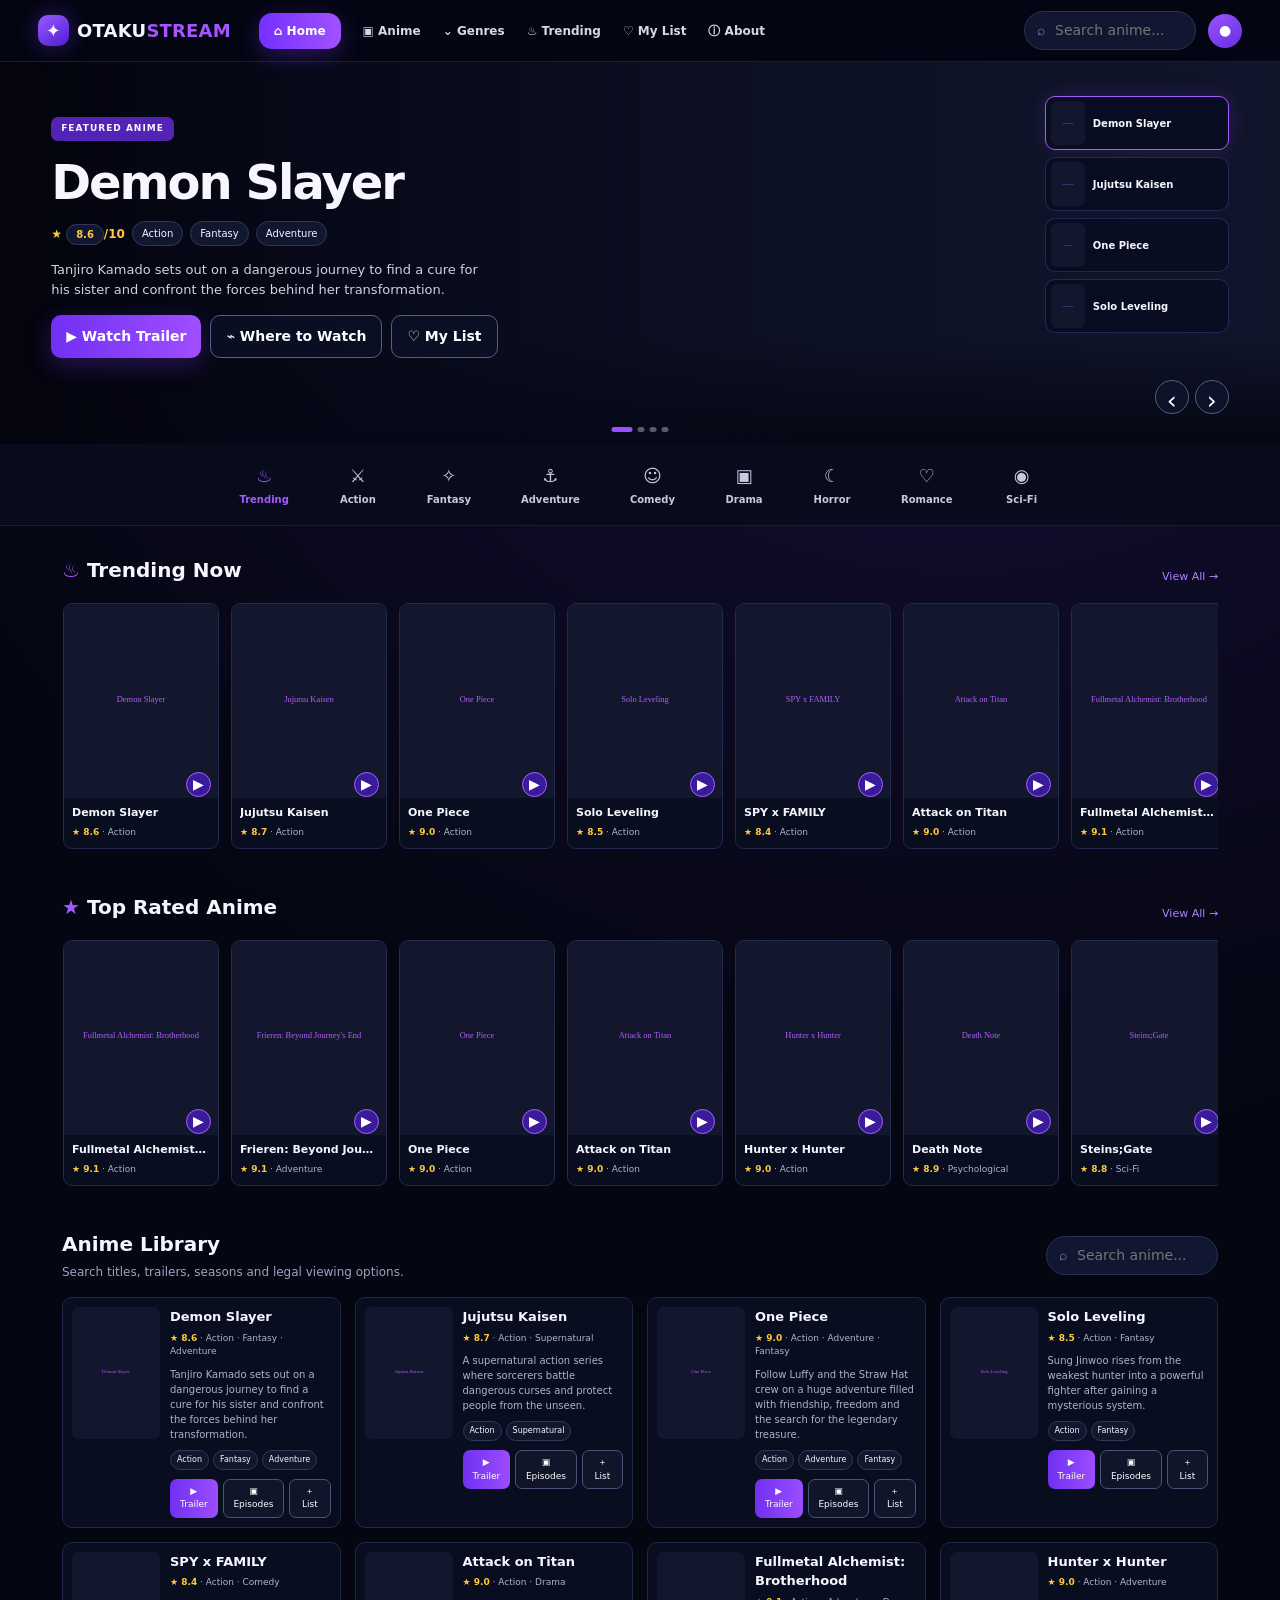
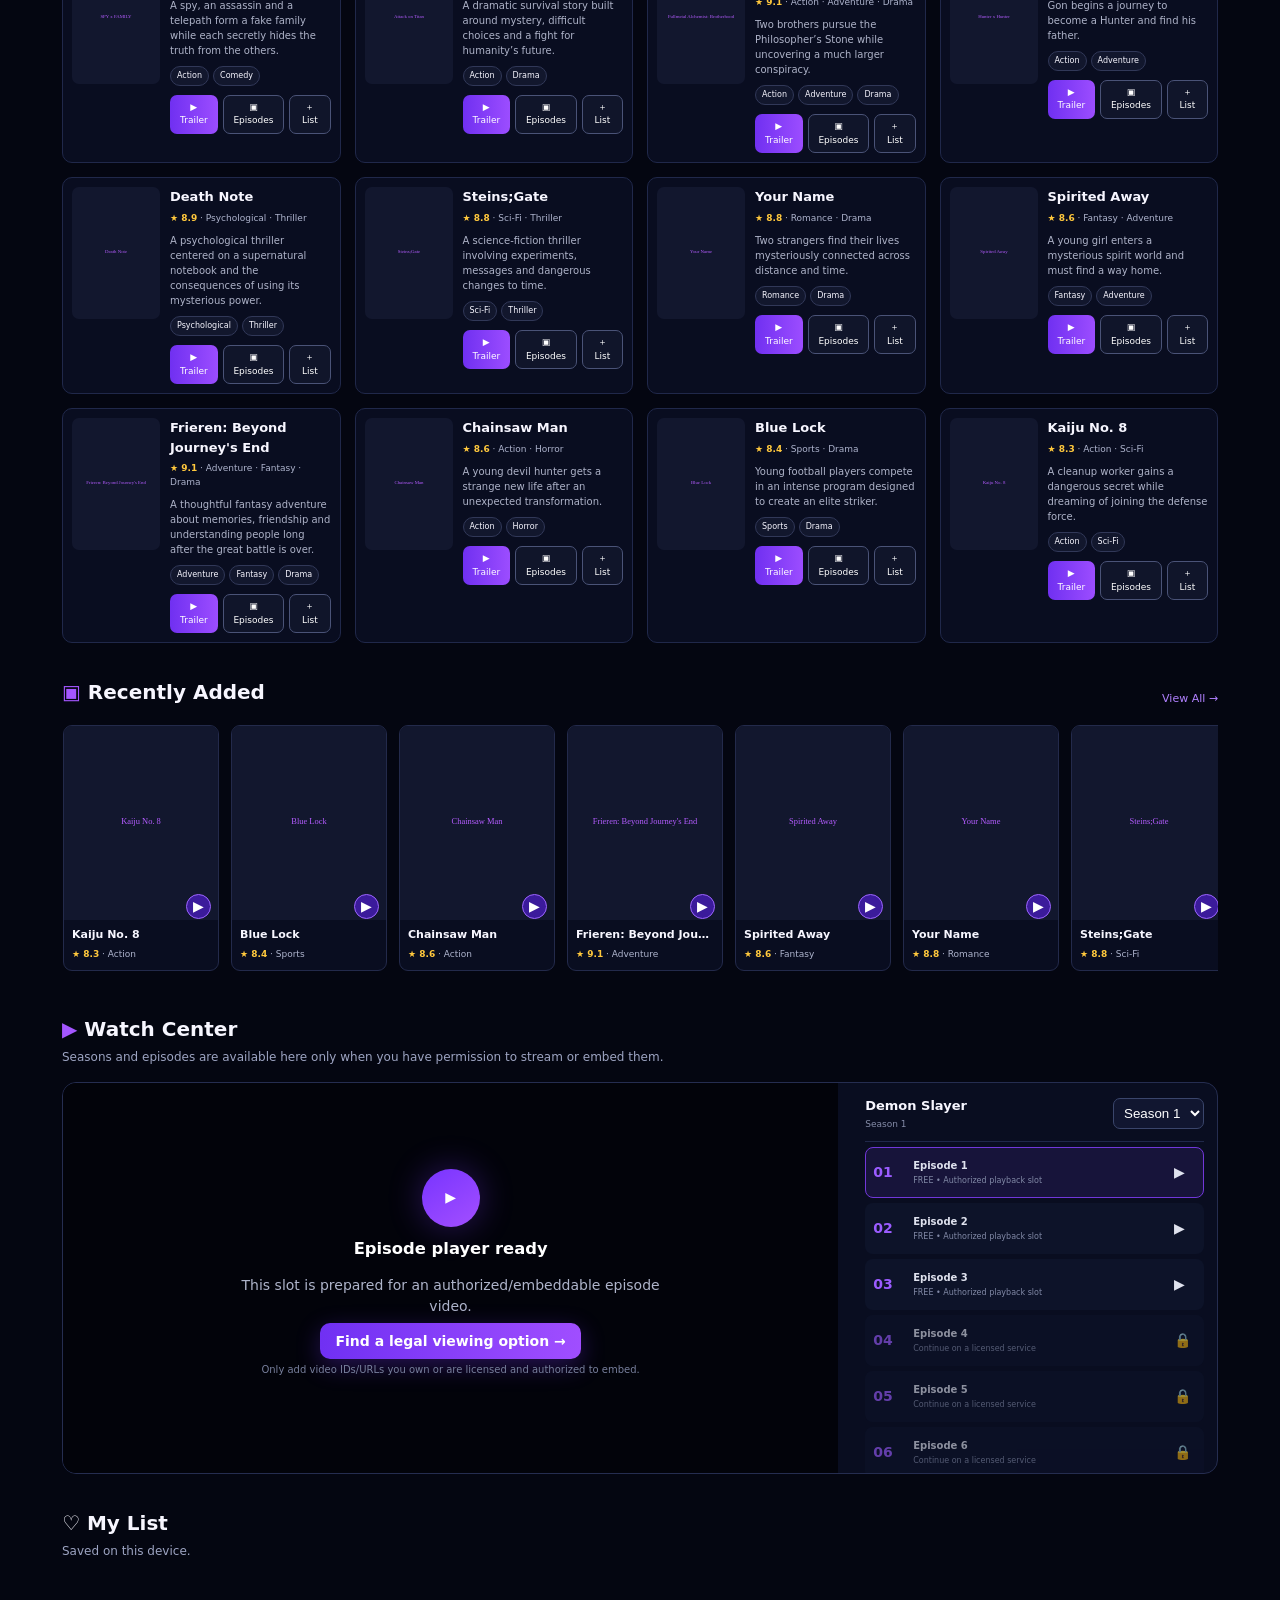
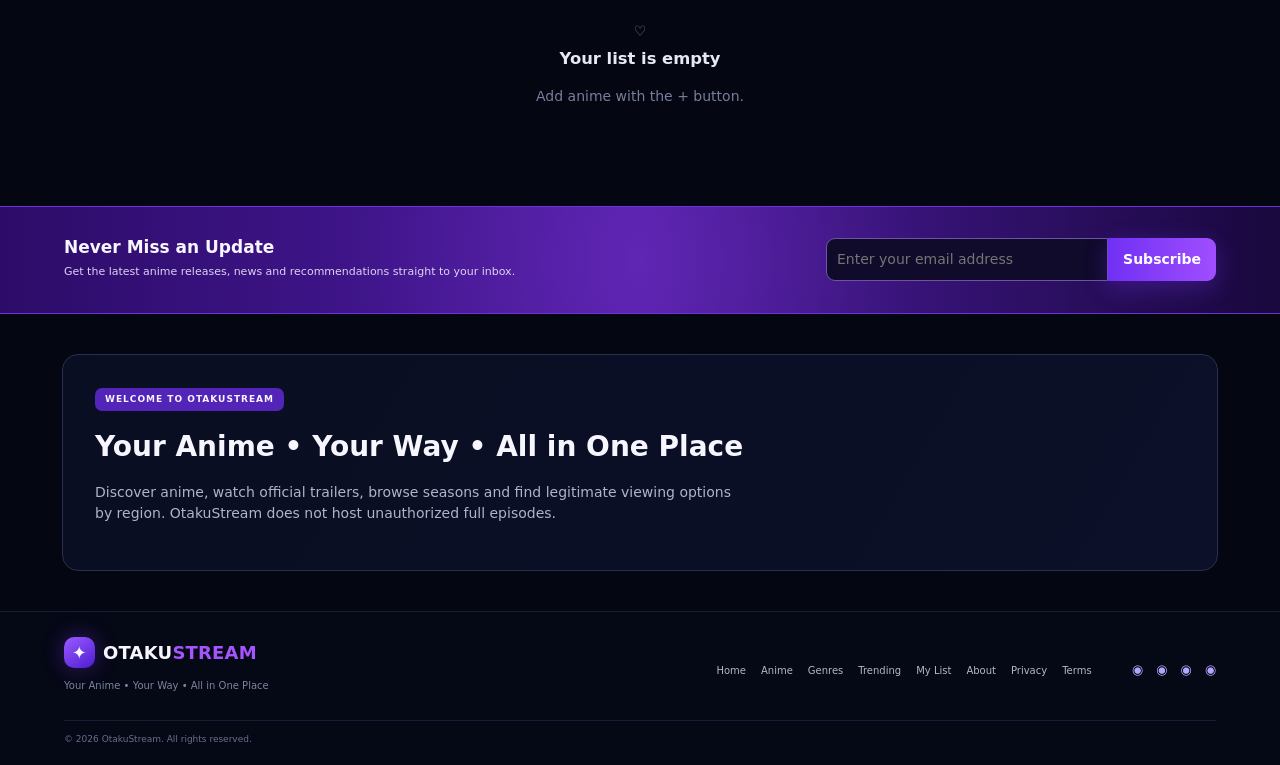
<file: index.html>
<!doctype html>
<html lang="en">
<head>
<meta charset="utf-8"><meta name="viewport" content="width=device-width,initial-scale=1,viewport-fit=cover">
<title>OtakuStream — Your Anime, Your Way</title>
<meta name="description" content="OtakuStream anime discovery, official trailers, seasons, episodes and legitimate viewing options.">
<meta name="theme-color" content="#050713">
<link rel="preconnect" href="https://graphql.anilist.co"><link rel="preconnect" href="https://www.youtube-nocookie.com">
<link rel="stylesheet" href="style.css">
</head>
<body>
<header class="topbar">
 <a class="brand" href="#home"><span class="brand-mark">✦</span><span>OTAKU<span>STREAM</span></span></a>
 <nav class="main-nav">
  <a class="active" href="#home">⌂ <span>Home</span></a><a href="#browse">▣ <span>Anime</span></a><a href="#genres">⌄ <span>Genres</span></a><a href="#trending">♨ <span>Trending</span></a><a href="#watchlist">♡ <span>My List</span></a><a href="#about">ⓘ <span>About</span></a>
 </nav>
 <div class="top-actions"><label class="top-search">⌕<input id="topSearch" placeholder="Search anime..." autocomplete="off"></label><button class="avatar" id="menuBtn">●</button></div>
</header>
<main id="home">
<section class="hero"><div class="hero-bg" id="heroBg"></div><div class="hero-shade"></div><div class="hero-copy"><span class="eyebrow">FEATURED ANIME</span><h1 id="heroTitle">Demon Slayer</h1><div class="hero-meta"><strong>★ <span id="heroScore">8.6</span>/10</strong><span id="heroGenre1">Action</span><span id="heroGenre2">Fantasy</span><span id="heroGenre3">Adventure</span></div><p id="heroDesc">Discover a world of action, adventure and unforgettable characters.</p><div class="hero-actions"><button class="btn primary" id="heroTrailer">▶ Watch Trailer</button><button class="btn ghost" id="heroWatch">⌁ Where to Watch</button><button class="btn ghost" id="heroList">♡ My List</button></div></div><div class="hero-picks" id="heroPicks"></div><div class="hero-controls"><button id="prevHero">‹</button><button id="nextHero">›</button></div><div class="hero-dots" id="heroDots"></div></section>
<section class="genre-strip" id="genres">
 <button class="genre active" data-filter="All"><b>♨</b><span>Trending</span></button><button class="genre" data-filter="Action"><b>⚔</b><span>Action</span></button><button class="genre" data-filter="Fantasy"><b>✧</b><span>Fantasy</span></button><button class="genre" data-filter="Adventure"><b>⚓</b><span>Adventure</span></button><button class="genre" data-filter="Comedy"><b>☺</b><span>Comedy</span></button><button class="genre" data-filter="Drama"><b>▣</b><span>Drama</span></button><button class="genre" data-filter="Horror"><b>☾</b><span>Horror</span></button><button class="genre" data-filter="Romance"><b>♡</b><span>Romance</span></button><button class="genre" data-filter="Sci-Fi"><b>◉</b><span>Sci-Fi</span></button>
</section>
<section class="content-section" id="trending"><div class="section-heading"><h2><i>♨</i> Trending Now</h2><a href="#browse">View All →</a></div><div class="poster-row" id="trendingRow"></div></section>
<section class="content-section"><div class="section-heading"><h2><i>★</i> Top Rated Anime</h2><a href="#browse">View All →</a></div><div class="poster-row" id="topRow"></div></section>
<section class="content-section" id="browse"><div class="section-heading browse-heading"><div><h2>Anime Library</h2><p>Search titles, trailers, seasons and legal viewing options.</p></div><label class="library-search">⌕<input id="search" placeholder="Search anime..."></label></div><div class="library-grid" id="libraryGrid"></div></section>
<section class="content-section"><div class="section-heading"><h2><i>▣</i> Recently Added</h2><a href="#browse">View All →</a></div><div class="poster-row" id="recentRow"></div></section>
<section class="content-section" id="watchcenter"><div class="section-heading"><div><h2><i>▶</i> Watch Center</h2><p>Seasons and episodes are available here only when you have permission to stream or embed them.</p></div></div><div id="episodeCenter"></div></section>
<section class="content-section" id="watchlist"><div class="section-heading"><div><h2>♡ My List</h2><p>Saved on this device.</p></div></div><div class="library-grid" id="savedGrid"></div><div class="empty" id="emptyList">♡<h3>Your list is empty</h3><p>Add anime with the + button.</p></div></section>
<section class="newsletter"><div class="newsletter-art"></div><div class="newsletter-copy"><h2>Never Miss an Update</h2><p>Get the latest anime releases, news and recommendations straight to your inbox.</p></div><form id="newsletter"><input type="email" required placeholder="Enter your email address"><button class="btn primary">Subscribe</button></form></section>
<section class="about" id="about"><div class="about-card"><span class="eyebrow">WELCOME TO OTAKUSTREAM</span><h2>Your Anime • Your Way • All in One Place</h2><p>Discover anime, watch official trailers, browse seasons and find legitimate viewing options by region. OtakuStream does not host unauthorized full episodes.</p></div></section>
</main>
<footer><div class="footer-inner"><div class="footer-brand"><a class="brand" href="#home"><span class="brand-mark">✦</span><span>OTAKU<span>STREAM</span></span></a><p>Your Anime • Your Way • All in One Place</p></div><div class="footer-links"><a href="#home">Home</a><a href="#browse">Anime</a><a href="#genres">Genres</a><a href="#trending">Trending</a><a href="#watchlist">My List</a><a href="#about">About</a><a href="privacy.html">Privacy</a><a href="terms.html">Terms</a></div><div class="socials">◉　◉　◉　◉</div></div><div class="copyright">© 2026 OtakuStream. All rights reserved.</div></footer>
<div class="modal" id="modal" aria-hidden="true"><div class="modal-backdrop" data-close></div><div class="modal-card"><button class="modal-close" data-close>×</button><div id="modalBody"></div></div></div>
<script src="script.js"></script>
</body></html>
</file>
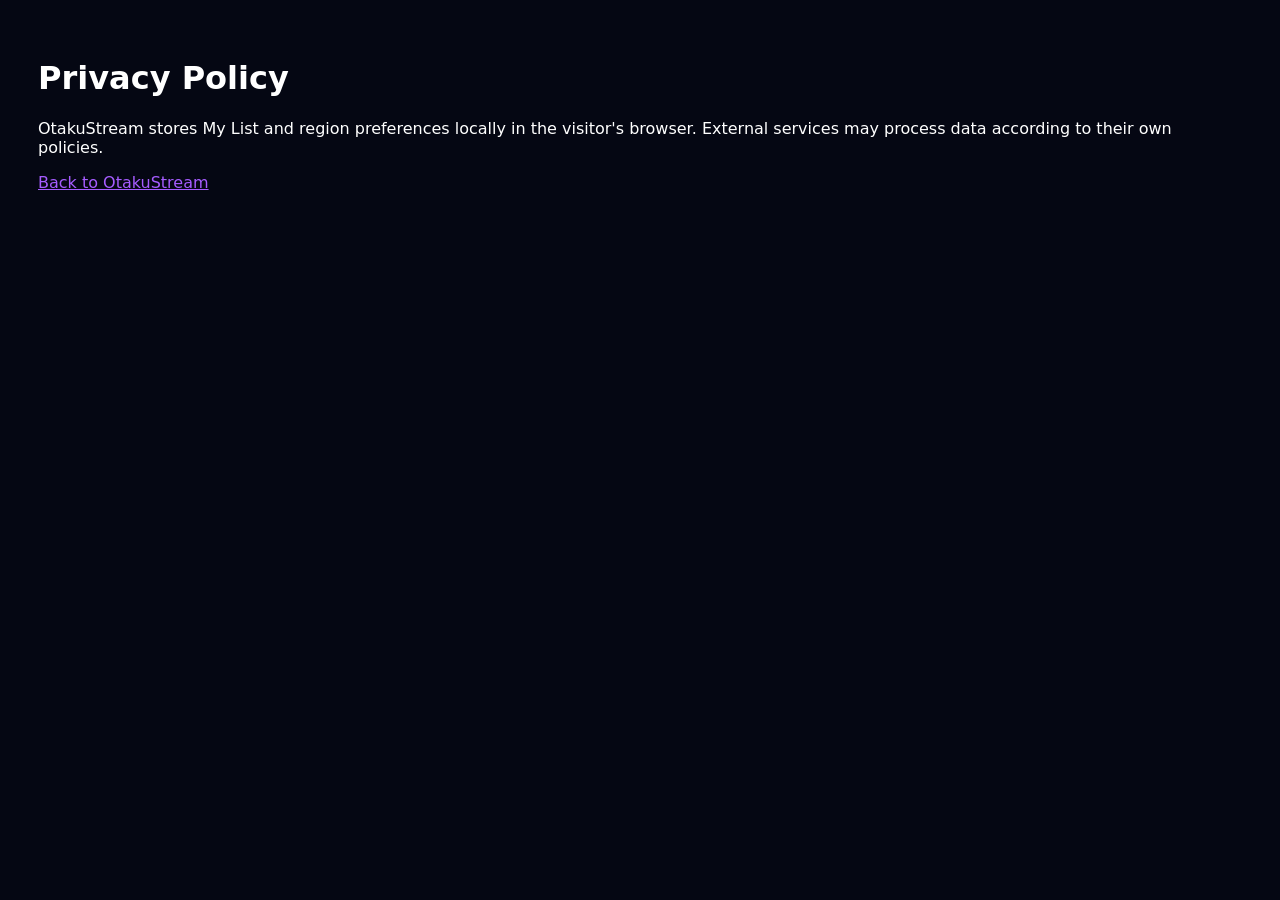
<file: privacy.html>
<!doctype html><meta charset="utf-8"><title>OtakuStream Privacy</title><body style="font-family:system-ui;background:#050713;color:#fff;padding:30px"><h1>Privacy Policy</h1><p>OtakuStream stores My List and region preferences locally in the visitor's browser. External services may process data according to their own policies.</p><p><a href="index.html" style="color:#a65cff">Back to OtakuStream</a></p></body>
</file>
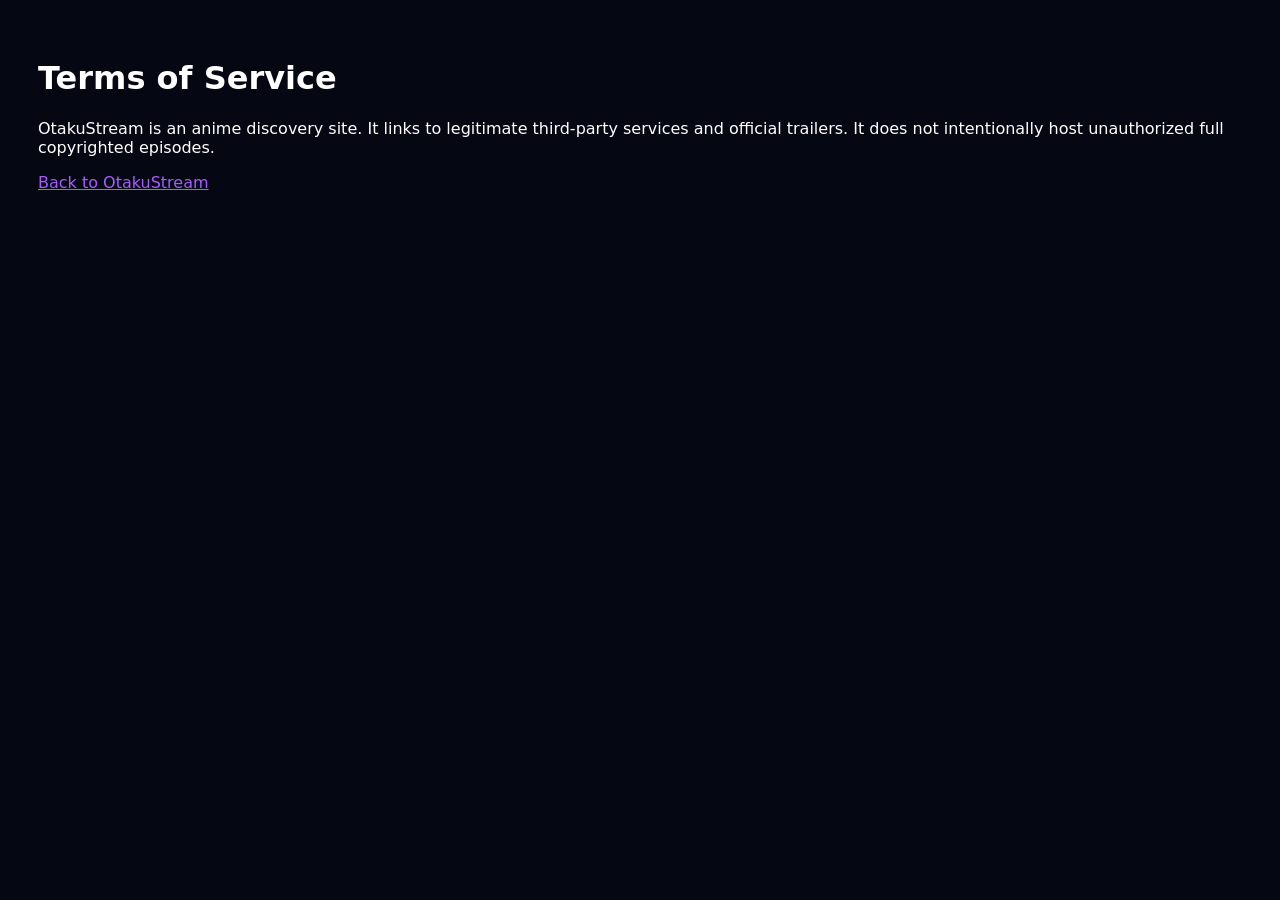
<file: terms.html>
<!doctype html><meta charset="utf-8"><title>OtakuStream Terms</title><body style="font-family:system-ui;background:#050713;color:#fff;padding:30px"><h1>Terms of Service</h1><p>OtakuStream is an anime discovery site. It links to legitimate third-party services and official trailers. It does not intentionally host unauthorized full copyrighted episodes.</p><p><a href="index.html" style="color:#a65cff">Back to OtakuStream</a></p></body>
</file>
<file: style.css>
:root{
  --bg:#040611;--bg2:#070a18;--panel:#0b1023;--panel2:#0d1430;
  --line:#20284a;--purple:#7a36ff;--purple2:#a353ff;--text:#f7f6ff;
  --muted:#9da4c2;--gold:#ffc83d;
}
*{box-sizing:border-box}
html{scroll-behavior:smooth}
body{margin:0;background:radial-gradient(circle at 75% 0,#19103d 0,transparent 28%),var(--bg);color:var(--text);font:14px/1.5 Inter,system-ui,-apple-system,Segoe UI,sans-serif}
a{color:inherit;text-decoration:none}button,input{font:inherit}
.topbar{height:62px;position:sticky;top:0;z-index:50;display:flex;align-items:center;gap:28px;padding:0 38px;background:rgba(4,6,17,.95);backdrop-filter:blur(16px);border-bottom:1px solid #181e39}
.brand{display:flex;align-items:center;gap:8px;white-space:nowrap;font-size:18px;font-weight:900;letter-spacing:.2px}
.brand>span:last-child>span{color:#a654ff}
.brand-mark{display:grid;place-items:center;width:31px;height:31px;border-radius:10px;background:linear-gradient(145deg,#9b5cff,#4e1bd2);box-shadow:0 0 22px #7b35ff66}
.main-nav{display:flex;align-items:center;gap:22px;flex:1}
.main-nav a{font-size:12px;font-weight:700;color:#d6d8e8}
.main-nav a.active{padding:9px 15px;border-radius:13px;background:linear-gradient(90deg,#7430ff,#a052ff);box-shadow:0 6px 24px #7b35ff55;color:white}
.top-actions{display:flex;align-items:center;gap:12px}
.top-search,.library-search{display:flex;align-items:center;gap:8px;border:1px solid #2a3156;background:#111631;border-radius:24px;padding:7px 12px;color:#8389a8}
.top-search input,.library-search input{width:130px;border:0;outline:0;background:transparent;color:white}
.avatar{width:34px;height:34px;border:0;border-radius:50%;background:linear-gradient(145deg,#9a52ff,#6630df);color:white}
.hero{height:382px;position:relative;overflow:hidden}
.hero-bg{position:absolute;inset:0;background-size:cover;background-position:center 25%;transition:.3s}
.hero-shade{position:absolute;inset:0;background:linear-gradient(90deg,#03040d 0%,#060817e8 28%,#07091770 63%,#05071420 100%),linear-gradient(0deg,#040611 0%,transparent 28%)}
.hero-copy{position:absolute;left:4%;top:54px;max-width:500px;z-index:2}
.eyebrow{display:inline-block;font-size:9px;font-weight:900;letter-spacing:1px;background:#5d27cddf;border-radius:7px;padding:5px 10px}
.hero h1{font-size:48px;line-height:.95;margin:19px 0 16px;letter-spacing:-2px}
.hero-meta{display:flex;gap:7px;align-items:center;flex-wrap:wrap}
.hero-meta strong{color:var(--gold);font-size:12px}
.hero-meta span{padding:4px 9px;border-radius:14px;background:#141a35d9;border:1px solid #30375e;font-size:10px}
.hero-copy p{color:#d0d3df;max-width:430px;margin:14px 0 16px;font-size:13px}
.hero-actions{display:flex;gap:9px;flex-wrap:wrap}
.btn{border:0;border-radius:10px;padding:10px 15px;color:white;cursor:pointer;font-weight:800}
.btn.primary{background:linear-gradient(90deg,#7030f3,#a04eff);box-shadow:0 7px 24px #7b35ff4d}
.btn.ghost{background:#0b1025d6;border:1px solid #565f86}
.hero-picks{position:absolute;right:4%;top:34px;width:184px;display:grid;gap:7px;z-index:3}
.hero-pick{height:54px;display:flex;align-items:center;gap:8px;padding:5px;border:1px solid #5e4aa866;background:#080c20d9;border-radius:10px;cursor:pointer}
.hero-pick.active{border-color:#a45cff;box-shadow:0 0 20px #8b45ff33}
.hero-pick img{width:34px;height:44px;object-fit:cover;border-radius:6px}
.hero-pick span{font-size:10px;font-weight:800}
.hero-controls{position:absolute;right:4%;bottom:30px;display:flex;gap:6px;z-index:4}
.hero-controls button{width:34px;height:34px;border-radius:50%;border:1px solid #555d85;background:#10152dcc;color:#fff;font-size:25px}
.hero-dots{position:absolute;bottom:12px;left:50%;transform:translateX(-50%);display:flex;gap:5px;z-index:5}
.hero-dot{width:7px;height:5px;border-radius:5px;background:#555a75}.hero-dot.active{width:21px;background:#9b50ff}
.genre-strip{height:82px;display:flex;align-items:center;justify-content:center;gap:38px;background:#080b1b;border-bottom:1px solid #171d36;overflow-x:auto}
.genre{min-width:50px;border:0;background:none;color:#c7cade;display:grid;place-items:center;gap:3px;cursor:pointer;font-weight:800}
.genre b{font-size:18px;font-weight:700}.genre span{font-size:10px}.genre.active,.genre:hover{color:#a55aff}
.content-section{max-width:1200px;margin:auto;padding:29px 22px 5px}
.section-heading{display:flex;justify-content:space-between;align-items:end;margin-bottom:16px}
.section-heading h2{font-size:20px;margin:0}.section-heading h2 i{color:#a456ff;font-style:normal}
.section-heading>a{color:#b181ff;font-size:11px}.section-heading p{margin:4px 0 0;color:var(--muted);font-size:12px}
.browse-heading{align-items:center}
.poster-row{display:grid;grid-auto-flow:column;grid-auto-columns:156px;gap:12px;overflow-x:auto;padding:2px 1px 9px;scrollbar-width:thin}
.poster-row::-webkit-scrollbar{height:4px}.poster-row::-webkit-scrollbar-thumb{background:#2a3154;border-radius:5px}
.poster-card{background:#090d20;border:1px solid #232a4b;border-radius:9px;overflow:hidden;cursor:pointer;transition:.2s;position:relative}
.poster-card:hover{transform:translateY(-4px);border-color:#8f52ff}
.poster-card img{display:block;width:100%;height:194px;object-fit:cover;background:#15192e}
.poster-body{padding:7px 8px 9px}.poster-title{font-size:11px;font-weight:900;white-space:nowrap;overflow:hidden;text-overflow:ellipsis}
.poster-meta{font-size:9px;color:#aeb4cd;margin-top:4px}.poster-meta strong{color:var(--gold)}
.play-mini{position:absolute;right:7px;bottom:51px;width:25px;height:25px;border-radius:50%;border:1px solid #9d65ff;background:#3f1ca7e8;color:white}
.library-grid{display:grid;grid-template-columns:repeat(4,1fr);gap:14px}
.library-card{display:flex;gap:10px;background:#090d20;border:1px solid #20284a;border-radius:10px;padding:9px;min-height:190px}
.library-card .cover{width:92px;height:132px;object-fit:cover;border-radius:7px}
.library-card h3{font-size:13px;margin:0 0 5px}.library-card p{font-size:10px;color:#aeb3c8;margin:8px 0}
.tile-meta{font-size:9px;color:#aeb4cd}.tile-score{color:var(--gold);font-weight:900}
.tags{display:flex;gap:4px;flex-wrap:wrap}.tag{font-size:8px;border:1px solid #313858;background:#12172d;padding:3px 6px;border-radius:10px}
.card-actions{display:flex;gap:5px;margin-top:9px}.small-btn{border:1px solid #4a5377;background:#10152a;color:white;border-radius:7px;padding:5px 8px;font-size:9px;cursor:pointer}.small-btn.primary{background:linear-gradient(90deg,#7030f1,#9c4dff);border:0}
.empty{padding:45px;text-align:center;color:#777e9d}.empty h3{color:#e8e8f2;margin:5px}
.newsletter{margin-top:35px;min-height:108px;display:flex;align-items:center;gap:30px;padding:20px 5%;position:relative;overflow:hidden;background:linear-gradient(90deg,#2c0c68,#4d1ba3,#19083d);border-top:1px solid #6d32d9;border-bottom:1px solid #6d32d9}
.newsletter-art{position:absolute;inset:0;background:radial-gradient(circle at 50% 50%,#b154ff30,transparent 45%);pointer-events:none}
.newsletter-copy{position:relative;z-index:1;flex:1}.newsletter h2{margin:0;font-size:17px}.newsletter p{margin:4px 0;color:#ddd3f1;font-size:11px}
.newsletter form{position:relative;z-index:1;display:flex;min-width:390px}.newsletter input{flex:1;min-width:0;border:1px solid #6b55a0;background:#100a2b;color:white;border-radius:9px 0 0 9px;padding:10px}.newsletter button{border-radius:0 9px 9px 0}
.about{max-width:1200px;margin:auto;padding:40px 22px}.about-card{padding:32px;border:1px solid #282f50;border-radius:16px;background:linear-gradient(120deg,#0a0e22,#0c1028)}
.about-card h2{font-size:28px;margin:15px 0 8px}.about-card p{max-width:650px;color:#aeb4ca}
footer{padding:25px 5% 18px;border-top:1px solid #181e37;background:#050815}.footer-inner{display:flex;align-items:center;gap:40px}.footer-brand{flex:1}.footer-brand p{font-size:10px;color:#7e849f}.footer-links{display:flex;gap:15px;flex-wrap:wrap;justify-content:center}.footer-links a{font-size:10px;color:#b3b7c9}.socials{font-size:13px;color:#b3a4ff}.copyright{border-top:1px solid #171d35;margin-top:17px;padding-top:12px;color:#686f8c;font-size:9px}
.modal{display:none;position:fixed;inset:0;z-index:100}.modal.open{display:grid;place-items:center}.modal-backdrop{position:absolute;inset:0;background:#000b;backdrop-filter:blur(8px)}.modal-card{position:relative;width:min(900px,94vw);max-height:92vh;overflow:auto;background:#080c1c;border:1px solid #363e64;border-radius:16px;box-shadow:0 30px 90px #000;z-index:1}.modal-close{position:absolute;right:12px;top:10px;z-index:4;width:35px;height:35px;border:0;border-radius:50%;background:#171d34;color:#fff;font-size:24px}.modal-content{padding:22px}.modal-content h2{font-size:25px;margin:0 0 8px}.modal-video{aspect-ratio:16/9;background:#02030a}.modal-video iframe{width:100%;height:100%;border:0}.watch-options{display:flex;flex-wrap:wrap;gap:8px;margin-top:14px}.watch-options a{padding:8px 11px;border:1px solid #414a70;border-radius:8px;font-size:10px;background:#0e142b}.region-row{display:flex;align-items:center;gap:8px;margin-top:12px}.region-row select{background:#111630;color:white;border:1px solid #3c456b;border-radius:7px;padding:6px}
@media(max-width:900px){.topbar{padding:0 18px;gap:14px}.main-nav{gap:11px}.main-nav a span{display:none}.main-nav a{font-size:15px}.main-nav a.active{padding:8px 11px}.hero{height:340px}.hero-copy{left:25px;top:45px;max-width:56%}.hero h1{font-size:39px}.hero-picks{right:20px;width:160px}.library-grid{grid-template-columns:repeat(2,1fr)}}
@media(max-width:640px){
  body{font-size:13px}.topbar{height:58px;padding:0 12px;gap:10px}.brand{font-size:14px}.brand-mark{width:26px;height:26px}.main-nav{display:none}.top-actions{margin-left:auto}.top-search{padding:6px 9px}.top-search input{width:90px}.avatar{display:none}
  .hero{height:405px}.hero-bg{background-position:63% center}.hero-shade{background:linear-gradient(90deg,#03040d 0%,#050715cc 48%,#05071440 100%),linear-gradient(0deg,#040611 0%,transparent 45%)}
  .hero-copy{left:20px;top:40px;max-width:70%}.hero h1{font-size:36px;margin:15px 0 11px}.hero-copy p{font-size:11px}.hero-picks{right:12px;top:35px;width:126px}.hero-pick{height:45px}.hero-pick img{height:35px;width:27px}.hero-pick span{font-size:8px}.hero-actions{gap:6px}.btn{padding:8px 10px;font-size:10px}.hero-controls{right:12px;bottom:32px}.genre-strip{justify-content:flex-start;gap:22px;padding:0 15px;height:72px}.genre{min-width:47px}.content-section{padding:24px 14px 2px}.section-heading h2{font-size:17px}.poster-row{grid-auto-columns:128px;gap:9px}.poster-card img{height:162px}.poster-body{padding:6px}.poster-title{font-size:9px}.poster-meta{font-size:8px}.play-mini{width:22px;height:22px;bottom:44px}.library-grid{grid-template-columns:1fr}.library-card{min-height:160px}.library-card .cover{width:82px;height:120px}.newsletter{display:block;padding:20px}.newsletter form{min-width:0;margin-top:12px}.about{padding:25px 14px}.about-card{padding:22px}.about-card h2{font-size:22px}.footer-inner{display:block}.footer-links{justify-content:flex-start;margin-top:15px}.socials{margin-top:15px}
}
/* Watch center + preview panels */
.episode-shell{display:grid;grid-template-columns:minmax(0,1.7fr) minmax(280px,.8fr);gap:14px;background:#090d20;border:1px solid #252d50;border-radius:14px;overflow:hidden}.episode-player{min-height:360px;background:#02030a;display:grid;place-items:center}.episode-player iframe{width:100%;height:100%;min-height:360px;border:0}.licensed-placeholder{text-align:center;padding:35px;color:#aeb4ca;max-width:520px}.licensed-placeholder h3{color:#fff;margin:10px 0}.big-play{width:58px;height:58px;border-radius:50%;display:grid;place-items:center;margin:auto;background:linear-gradient(145deg,#7834ff,#a34fff);box-shadow:0 0 35px #823dff55;color:#fff}.small-note{font-size:10px;color:#777f9c}.episode-list{padding:13px;max-height:390px;overflow:auto}.episode-head{display:flex;justify-content:space-between;gap:10px;align-items:center;padding-bottom:10px;border-bottom:1px solid #20284a}.episode-head b{display:block;font-size:13px}.episode-head span{display:block;font-size:9px;color:#858ca8;margin-top:2px}.episode-head select,.region-label select{background:#111630;color:#fff;border:1px solid #3a456b;border-radius:7px;padding:6px}.episode-item{width:100%;display:grid;grid-template-columns:32px 1fr 22px;text-align:left;gap:8px;align-items:center;padding:10px 7px;margin-top:5px;border:1px solid transparent;border-radius:8px;background:#0d1329;color:#dfe2ee;cursor:pointer}.episode-item:hover,.episode-item.active{border-color:#7137d9;background:#17143a}.episode-item.locked{opacity:.62}.ep-num{font-weight:900;color:#9b5cff}.episode-item b{display:block;font-size:10px}.episode-item small{display:block;color:#8189a6;font-size:8px;margin-top:2px}.preview-layout{display:grid;grid-template-columns:minmax(0,1.5fr) minmax(260px,.7fr);gap:0}.preview-layout>div:first-child{padding:20px}.watch-panel{padding:20px;background:#0b1024;border-left:1px solid #252d50}.watch-panel h3{margin-top:0}.region-label{display:grid;gap:6px;font-size:10px;color:#aeb4ca}.watch-panel p{font-size:10px;color:#939bb7}.full{width:100%;margin-top:8px}.provider-grid{display:grid;grid-template-columns:1fr 1fr;gap:7px;margin:12px 0}.provider-grid a{padding:9px;border:1px solid #313a5d;background:#11162d;border-radius:8px;text-align:center;font-size:9px}.watch-panel small{display:block;color:#69718d;font-size:8px;margin-top:12px}.modal-content{padding:0}.modal-content h2{font-size:25px;margin:12px 0 6px}.modal-video{aspect-ratio:16/9;background:#02030a;border-radius:10px;overflow:hidden}.modal-video iframe{width:100%;height:100%;border:0}.modal-card{overflow:auto}
@media(max-width:760px){.episode-shell,.preview-layout{grid-template-columns:1fr}.episode-player,.episode-player iframe{min-height:220px}.episode-list{max-height:none}.watch-panel{border-left:0;border-top:1px solid #252d50}.preview-layout>div:first-child{padding:14px}.watch-panel{padding:14px}.provider-grid{grid-template-columns:1fr 1fr}}
</file>
